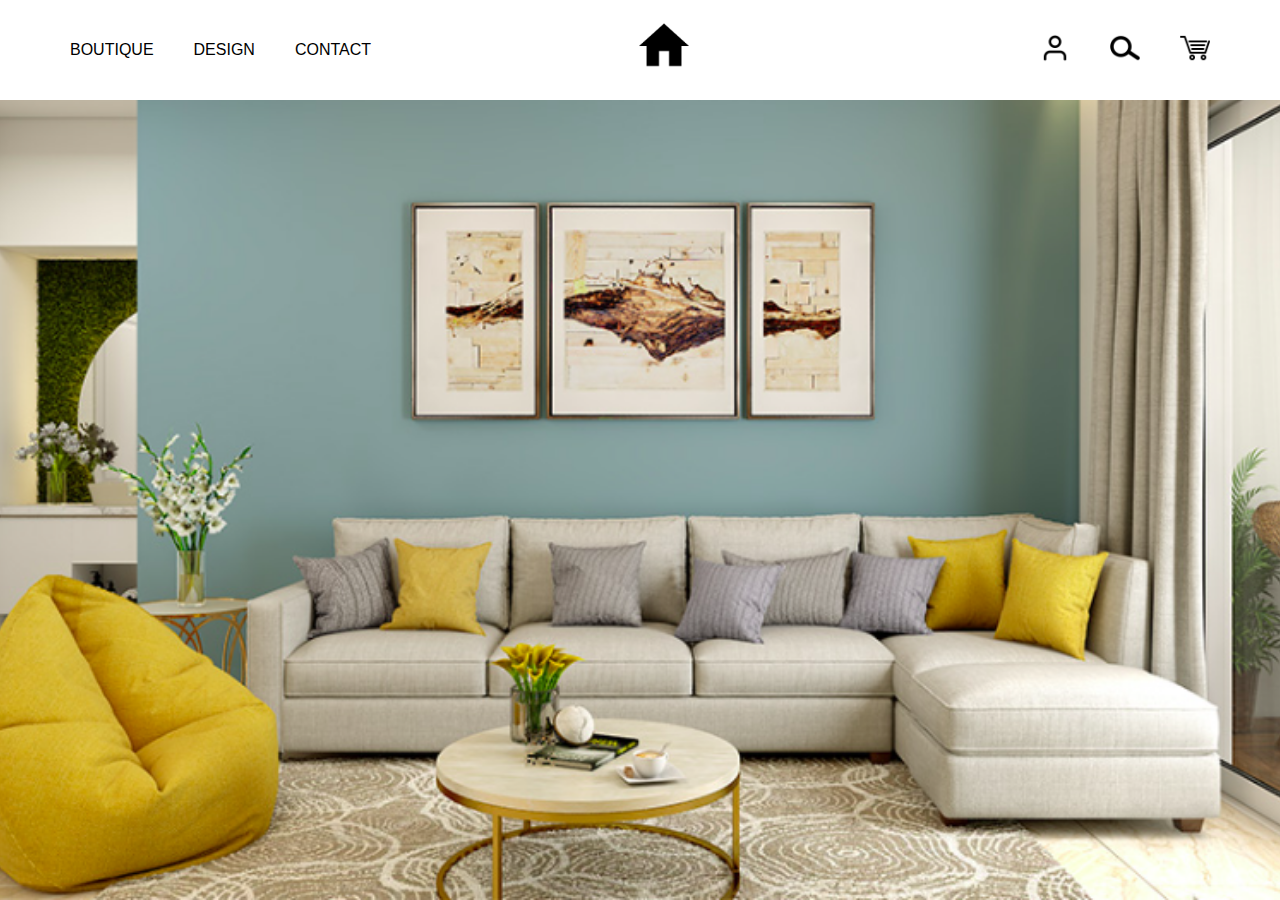
<file: index.html>
<!DOCTYPE html>
<html lang="en">
<head>
    <meta charset="UTF-8">
    <meta name="viewport" content="width=device-width, initial-scale=1.0">
    <title>Home Design</title>
    <link rel="stylesheet" href="css/style.css">
</head>
<body>
    <nav class="navbar"> 
        <div class="nav-links">
            <ul>
                <li><a href="shop.html">BOUTIQUE</a></li>
                <li><a href="idea.html">DESIGN</a></li>
                <li><a href="contact.html">CONTACT</a></li>
            </ul>
        </div>
        <a href="index.html" class="logo"><img src="images/home-icon.png" alt="profile" class="home-icon"></a>
        <div class="nav-icons">
            <ul>
                <li><a href="connexion.html"><img src="images/user-icon.png" alt="profile" class="user-icon"></a></li>
                <li><a href="#"><img src="images/search-icon.png" alt="profile" class="search-icon"></a></li>
                <li><a href="#"><img src="images/basket-icon.png" alt="profile" class="basket-icon"></a></li>
            </ul>
        </div>
        <img src="images/menu_icon.png" alt="menu" class="menu">
    </nav>
</body>
<script>
    const menuHamburger = document.querySelector(".menu")
    const navLinks = document.querySelector(".nav-links")

    menuHamburger.addEventListener('click',()=>{
    navLinks.classList.toggle('mobile-menu')
    })
</script>
</html>
</file>
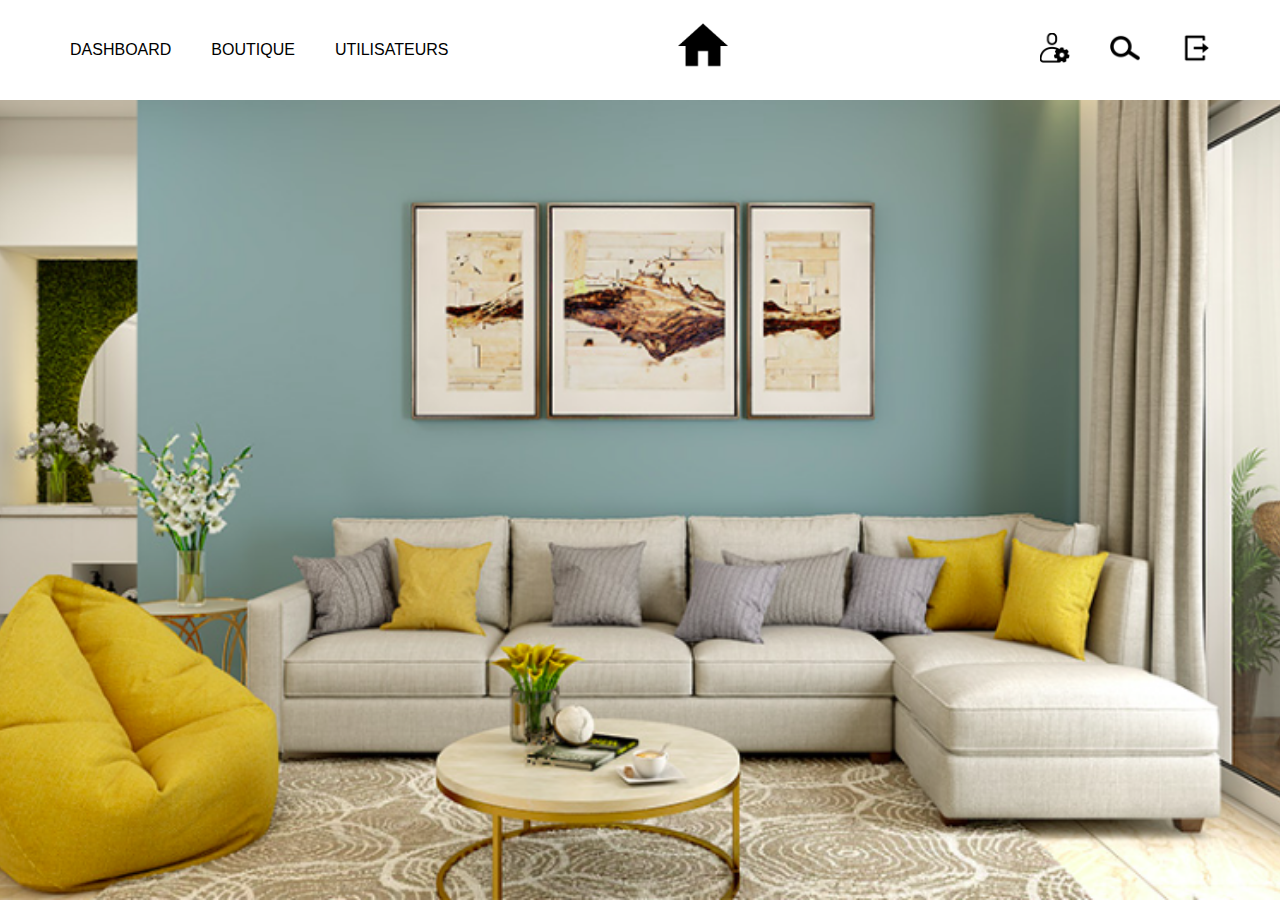
<file: admin/index.html>
<!DOCTYPE html>
<html lang="en">
<head>
    <meta charset="UTF-8">
    <meta name="viewport" content="width=device-width, initial-scale=1.0">
    <title>DASHBOARD</title>
    <link rel="stylesheet" href="style_admin.css">
</head>
<body>
    
    <nav class="navbar"> 
        <div class="nav-links">
            <ul>
                <li><a href="#">DASHBOARD</a></li>
                <li><a href="#">BOUTIQUE</a></li>
                <li><a href="#">UTILISATEURS</a></li>
            </ul>
        </div>
        <a href="index.html" class="logo"><img src="images/home-icon.png" alt="profile" class="home-icon"></a>
        <div class="nav-icons">
            <ul>
                <li><a href="#"><img src="images/configuration_profile_icon.png" alt="profile" class="user-icon"></a></li>
                <li><a href="#"><img src="images/search-icon.png" alt="profile" class="search-icon"></a></li>
                <li><a href="../connexion.html"><img src="images/logout-icon.png" alt="profile" class="logout-icon"></a></li>
            </ul>
        </div>
        <img src="images/menu_icon.png" alt="menu" class="menu">
    </nav>
</body>
<script>
    const menuHamburger = document.querySelector(".menu")
    const navLinks = document.querySelector(".nav-links")

    menuHamburger.addEventListener('click',()=>{
    navLinks.classList.toggle('mobile-menu')
    })
</script>
</html>
</file>
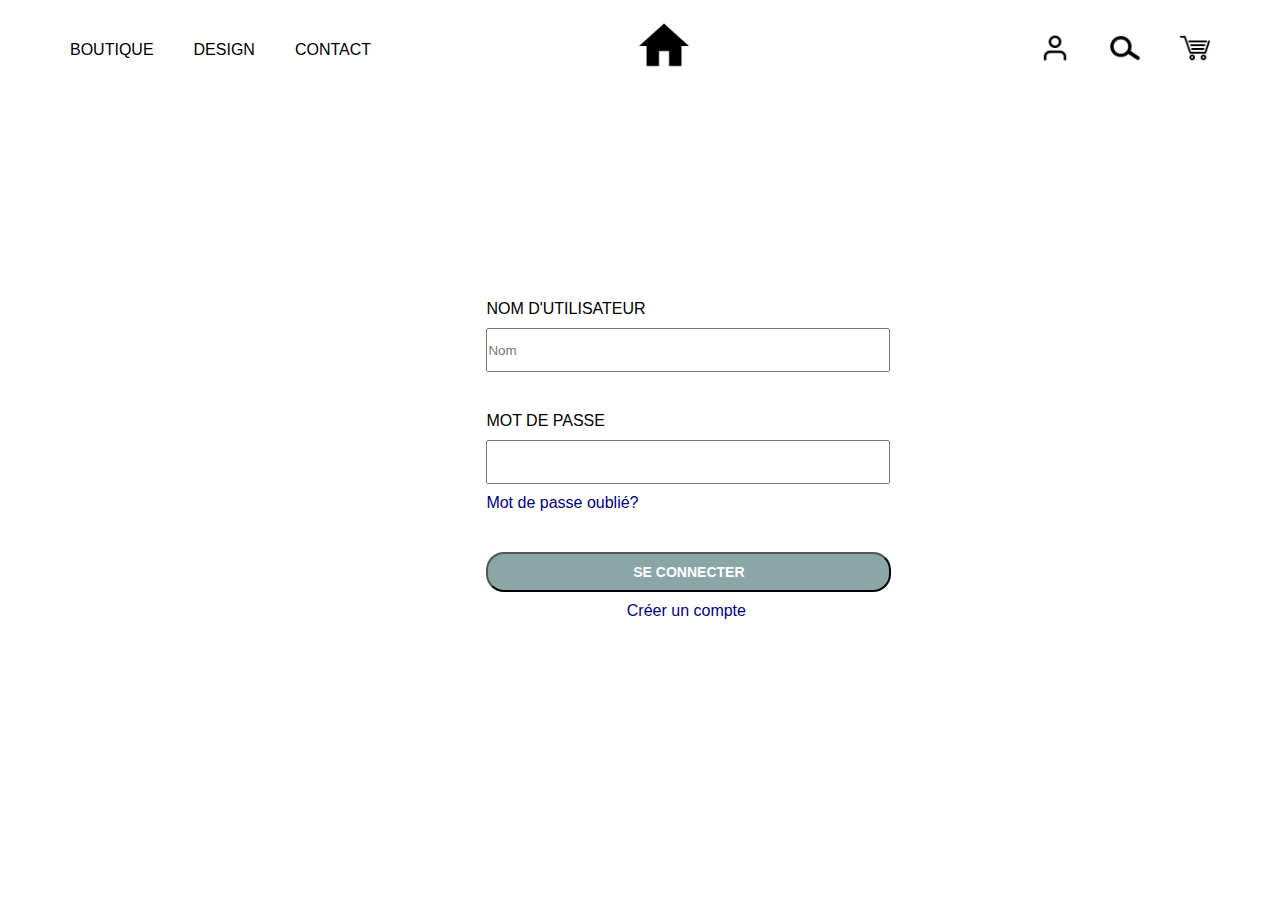
<file: connexion.html>
<!DOCTYPE html>
<html lang="en">
<head>
    <meta charset="UTF-8">
    <meta name="viewport" content="width=device-width, initial-scale=1.0">
    <title>Connexion</title>
    <link rel="stylesheet" href="css/style_connexion.css">
    <script src="js/connect.js"></script>
</head>
<body>
    <nav class="navbar"> 
        <div class="nav-links">
            <ul>
                <li><a href="shop.html">BOUTIQUE</a></li>
                <li><a href="idea.html">DESIGN</a></li>
                <li><a href="contact.html">CONTACT</a></li>
            </ul>
        </div>
        <a href="index.html" class="logo"><img src="images/home-icon.png" alt="profile" class="home-icon"></a>
        <div class="nav-icons">
            <ul>
                <li><a href="connexion.html"><img src="images/user-icon.png" alt="profile" class="user-icon"></a></li>
                <li><a href="#"><img src="images/search-icon.png" alt="profile" class="search-icon"></a></li>
                <li><a href="#"><img src="images/basket-icon.png" alt="profile" class="basket-icon"></a></li>
            </ul>
        </div>
        <img src="images/menu_icon.png" alt="menu" class="menu">
    </nav>

    <!-- Formulaire -->
    
    <div class="contenu">
        <form class="form-inline">
            <div id="alert-error" class="alert error"></div>
            <div class="address">
                <label>NOM D'UTILISATEUR</label>
            </div>
            <div>
                <input id="name" class="input-address" type="text" placeholder="Nom">
            </div>
            <div class="pwd">
                <label>MOT DE PASSE</label>
            </div>
            <div>
                <input id="pwd" class="input-pwd" type="password" name="Password">
            </div>
            <div class="pwd-forgot">
                <a href="#">Mot de passe oublié?</a>
            </div>
            <div>
                <button class="connect" type="button" onclick="login()">SE CONNECTER</button>
            </div>
            <p class="profile">
                <a href="#">Créer un compte</a>
            </p> 
        </form>
    </div>
    
</body>

<script>
    const menuHamburger = document.querySelector(".menu")
    const navLinks = document.querySelector(".nav-links")

    menuHamburger.addEventListener('click',()=>{
    navLinks.classList.toggle('mobile-menu')
    })
</script>
</html>
</file>
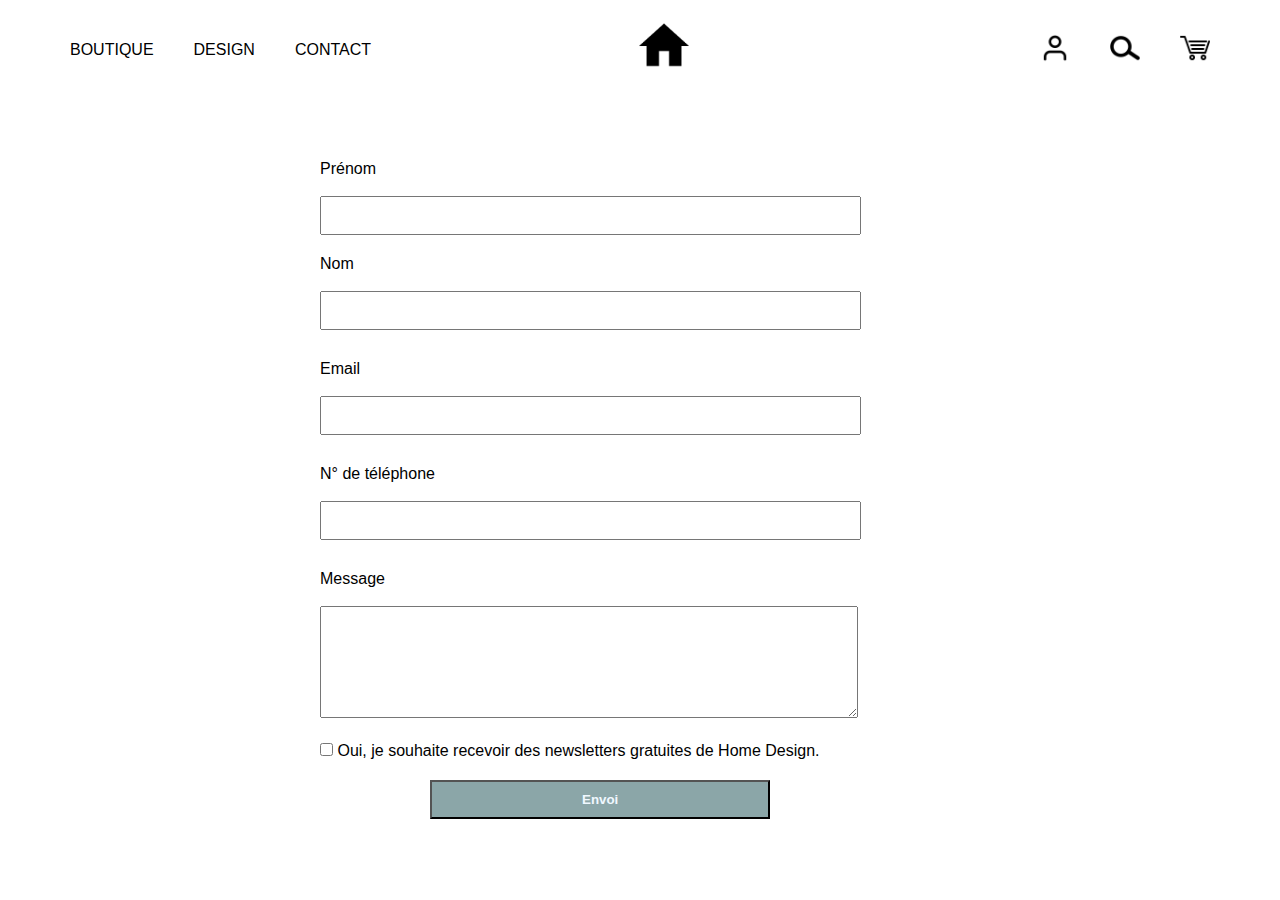
<file: contact.html>
<!DOCTYPE html>
<html lang="en">
<head>
    <meta charset="UTF-8">
    <meta name="viewport" content="width=device-width, initial-scale=1.0">
    <title>CONTACTEZ-NOUS</title>
    <link rel="stylesheet" href="css/style_contact.css">
</head>
<body>
    <nav class="navbar"> 
        <div class="nav-links">
            <ul>
                <li><a href="shop.html">BOUTIQUE</a></li>
                <li><a href="idea.html">DESIGN</a></li>
                <li><a href="contact.html">CONTACT</a></li>
            </ul>
        </div>
        <a href="index.html" class="logo"><img src="images/home-icon.png" alt="profile" class="home-icon"></a>
        <div class="nav-icons">
            <ul>
                <li><a href="connexion.html"><img src="images/user-icon.png" alt="profile" class="user-icon"></a></li>
                <li><a href="#"><img src="images/search-icon.png" alt="profile" class="search-icon"></a></li>
                <li><a href="#"><img src="images/basket-icon.png" alt="profile" class="basket-icon"></a></li>
            </ul>
        </div>
        <img src="images/menu_icon.png" alt="menu" class="menu">
    </nav>

    <!-- Formulaire -->
    <div class="form">
        <form>
            <div>
                <label>Prénom</label>
                <br>
                <br>
                <input class="area1" type="text" name="prénom"/>
            </div>
            <div>
                <label>Nom</label>
                <br>
                <br>
                <input class="area1" type="text" name="nom"/>
            </div>
            <div class="info">
                <label>Email</label>
                <br>
                <br>
                <input class="area2" type="text" name="email"/>
            </div>
            <div class="info">
                <label>N° de téléphone</label>
                <br>
                <br>
                <input class="area2" type="text" name="numéro de téléphone"/>
            </div>
            <div class="info">
                <label>Message</label>
                <br>
                <br>
                <textarea class="msg" name="message"></textarea>
            </div>
            <div class="assign">
                <input type="checkbox" name="ch1" value="text"/>
                <label class="txt">Oui, je souhaite recevoir des newsletters gratuites de Home Design.</label>
            </div>
            <div>
                <input class="send_button" type="submit" value="Envoi"/>
            </div>
        </form>
    </div>
</body>

<script>
    const menuHamburger = document.querySelector(".menu")
    const navLinks = document.querySelector(".nav-links")

    menuHamburger.addEventListener('click',()=>{
    navLinks.classList.toggle('mobile-menu')
    })
</script>
</html>
</file>
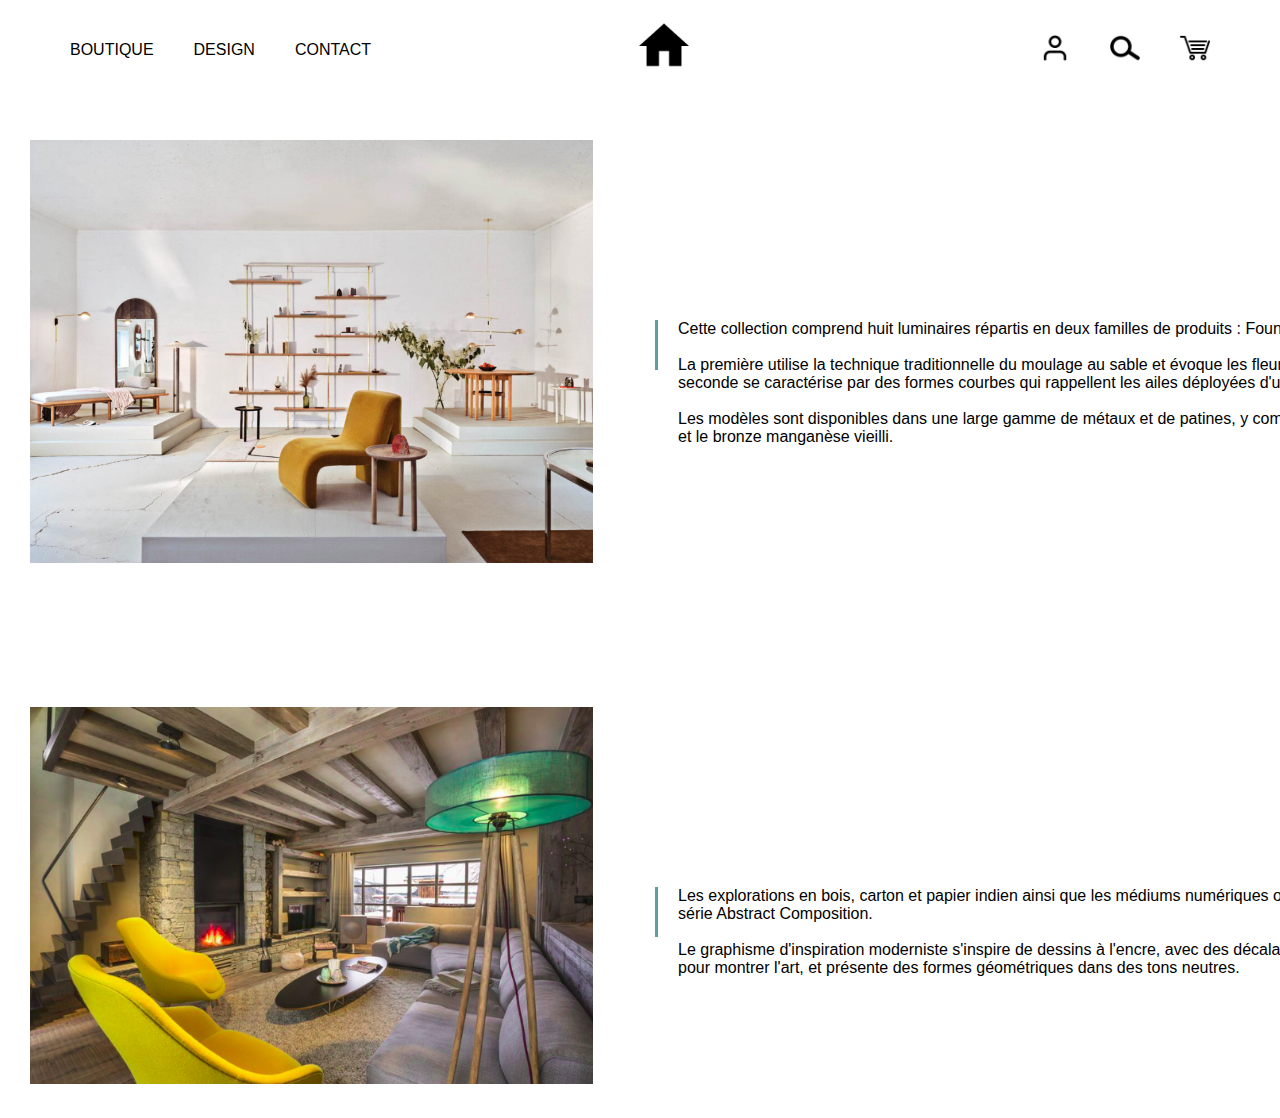
<file: idea.html>
<!DOCTYPE html>
<html lang="en">
<head>
    <meta charset="UTF-8">
    <meta name="viewport" content="width=device-width, initial-scale=1.0">
    <title>DESIGN</title>
    <link rel="stylesheet" href="css/style_idea.css">
</head>
<body>
    <nav class="navbar"> 
        <div class="nav-links">
            <ul>
                <li><a href="shop.html">BOUTIQUE</a></li>
                <li><a href="idea.html">DESIGN</a></li>
                <li><a href="contact.html">CONTACT</a></li>
            </ul>
        </div>
        <a href="index.html" class="logo"><img src="images/home-icon.png" alt="profile" class="home-icon"></a>
        <div class="nav-icons">
            <ul>
                <li><a href="connexion.html"><img src="images/user-icon.png" alt="profile" class="user-icon"></a></li>
                <li><a href="#"><img src="images/search-icon.png" alt="profile" class="search-icon"></a></li>
                <li><a href="#"><img src="images/basket-icon.png" alt="profile" class="basket-icon"></a></li>
            </ul>
        </div>
        <img src="images/menu_icon.png" alt="menu" class="menu">
    </nav>

    <div class="section">
        <img class="column1" src="images/design1.png">
        <div class="column2 float-right">
            <div class="ligne-verticale">
                <p>Cette collection comprend huit luminaires répartis en deux familles de produits : Foundry et Ridge. <br><br> La première utilise
                    la technique traditionnelle du moulage au sable et évoque les fleurs en trompette; la seconde se caractérise par des 
                    formes courbes qui rappellent les ailes déployées d'un oiseau. <br><br> Les modèles sont disponibles dans une large gamme de  
                    métaux et de patines, y compris le laiton vert-de-gris et le bronze manganèse vieilli.</p>
            </div>
        </div>
    </div>

    <div class="section section2">
        <img class="column1 img-section2" src="images/design-idea2.png">
        <div class="column2 float-right">
            <div class="ligne-verticale">
                <p>Les explorations en bois, carton et papier indien ainsi que les médiums numériques ont donné naissance à la série 
                    Abstract Composition. <br><br> Le graphisme d'inspiration moderniste s'inspire de dessins à l'encre, avec des décalages 
                    wabi-sabi délibérés pour montrer l'art, et présente des formes géométriques dans des tons neutres.</p>
            </div>
        </div>
    </div>
    
</body>

<script>
    const menuHamburger = document.querySelector(".menu")
    const navLinks = document.querySelector(".nav-links")

    menuHamburger.addEventListener('click',()=>{
    navLinks.classList.toggle('mobile-menu')
    })
</script>
</html>
</file>
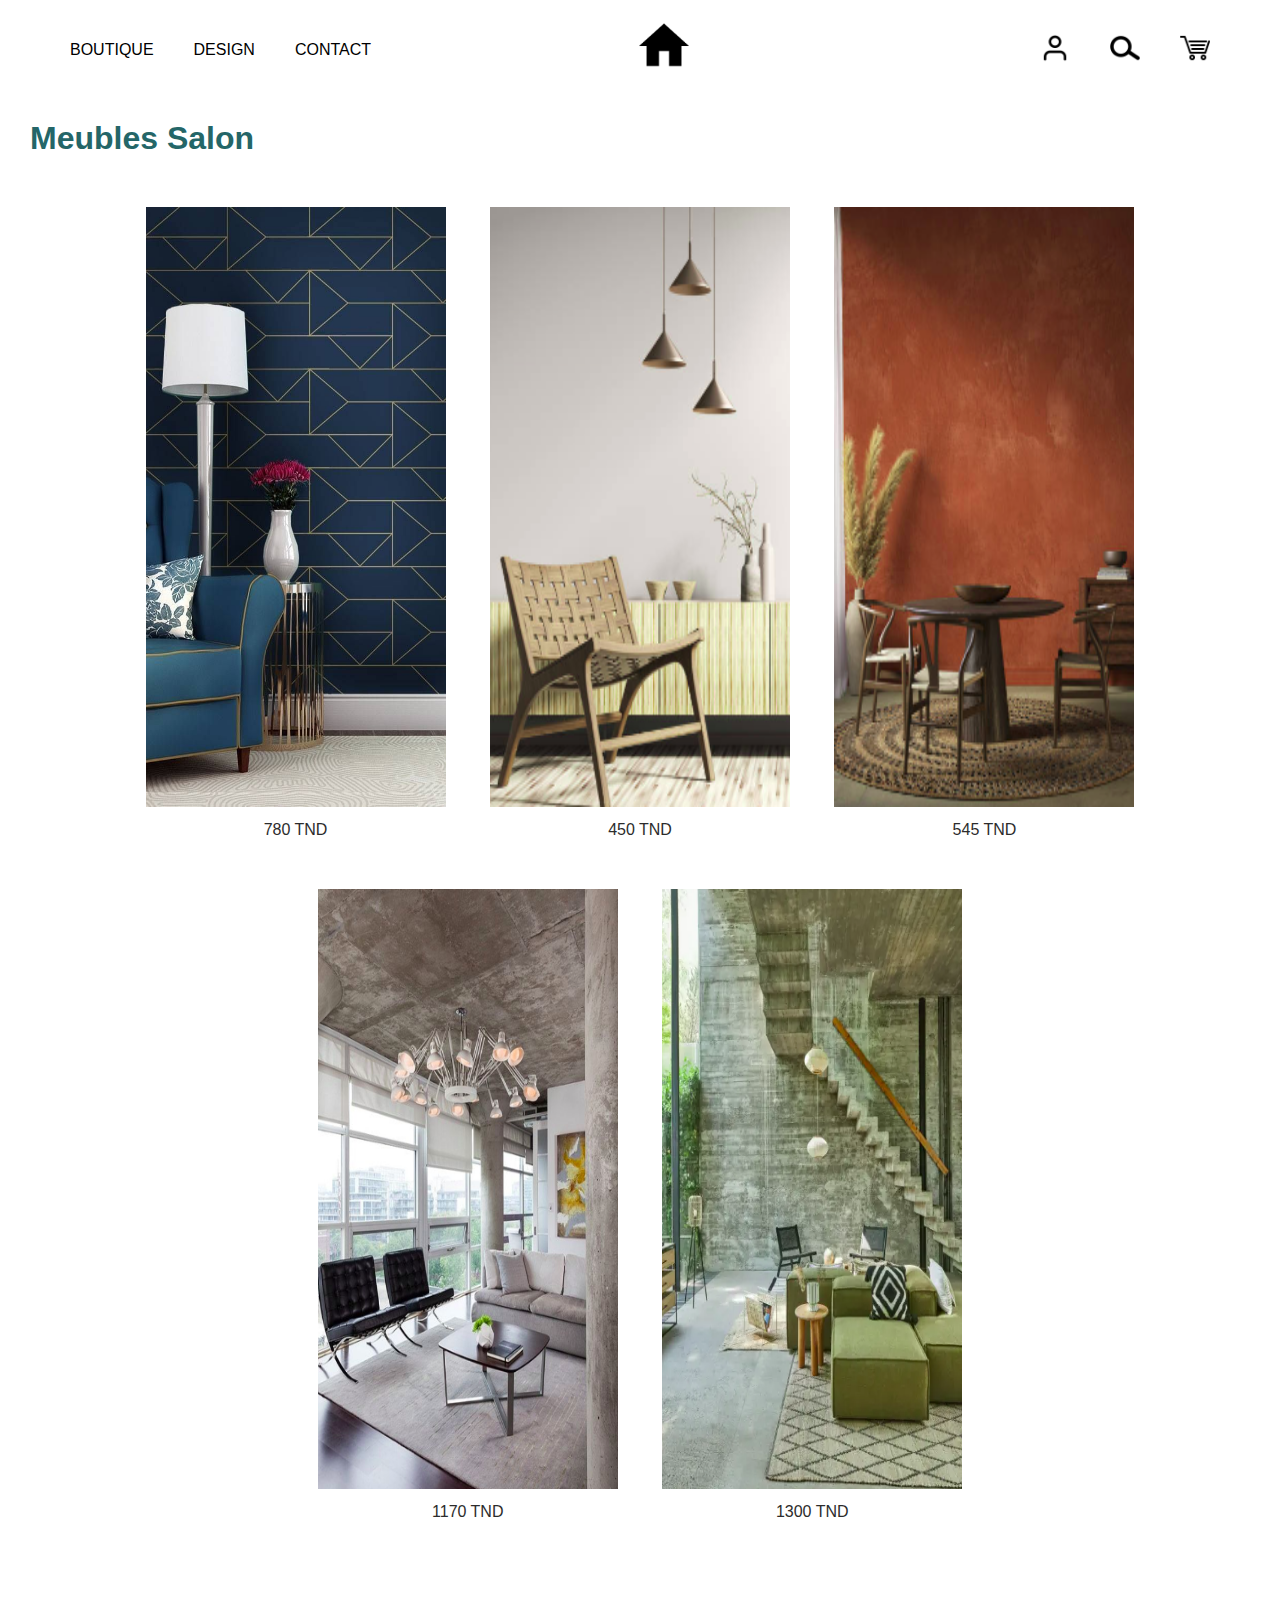
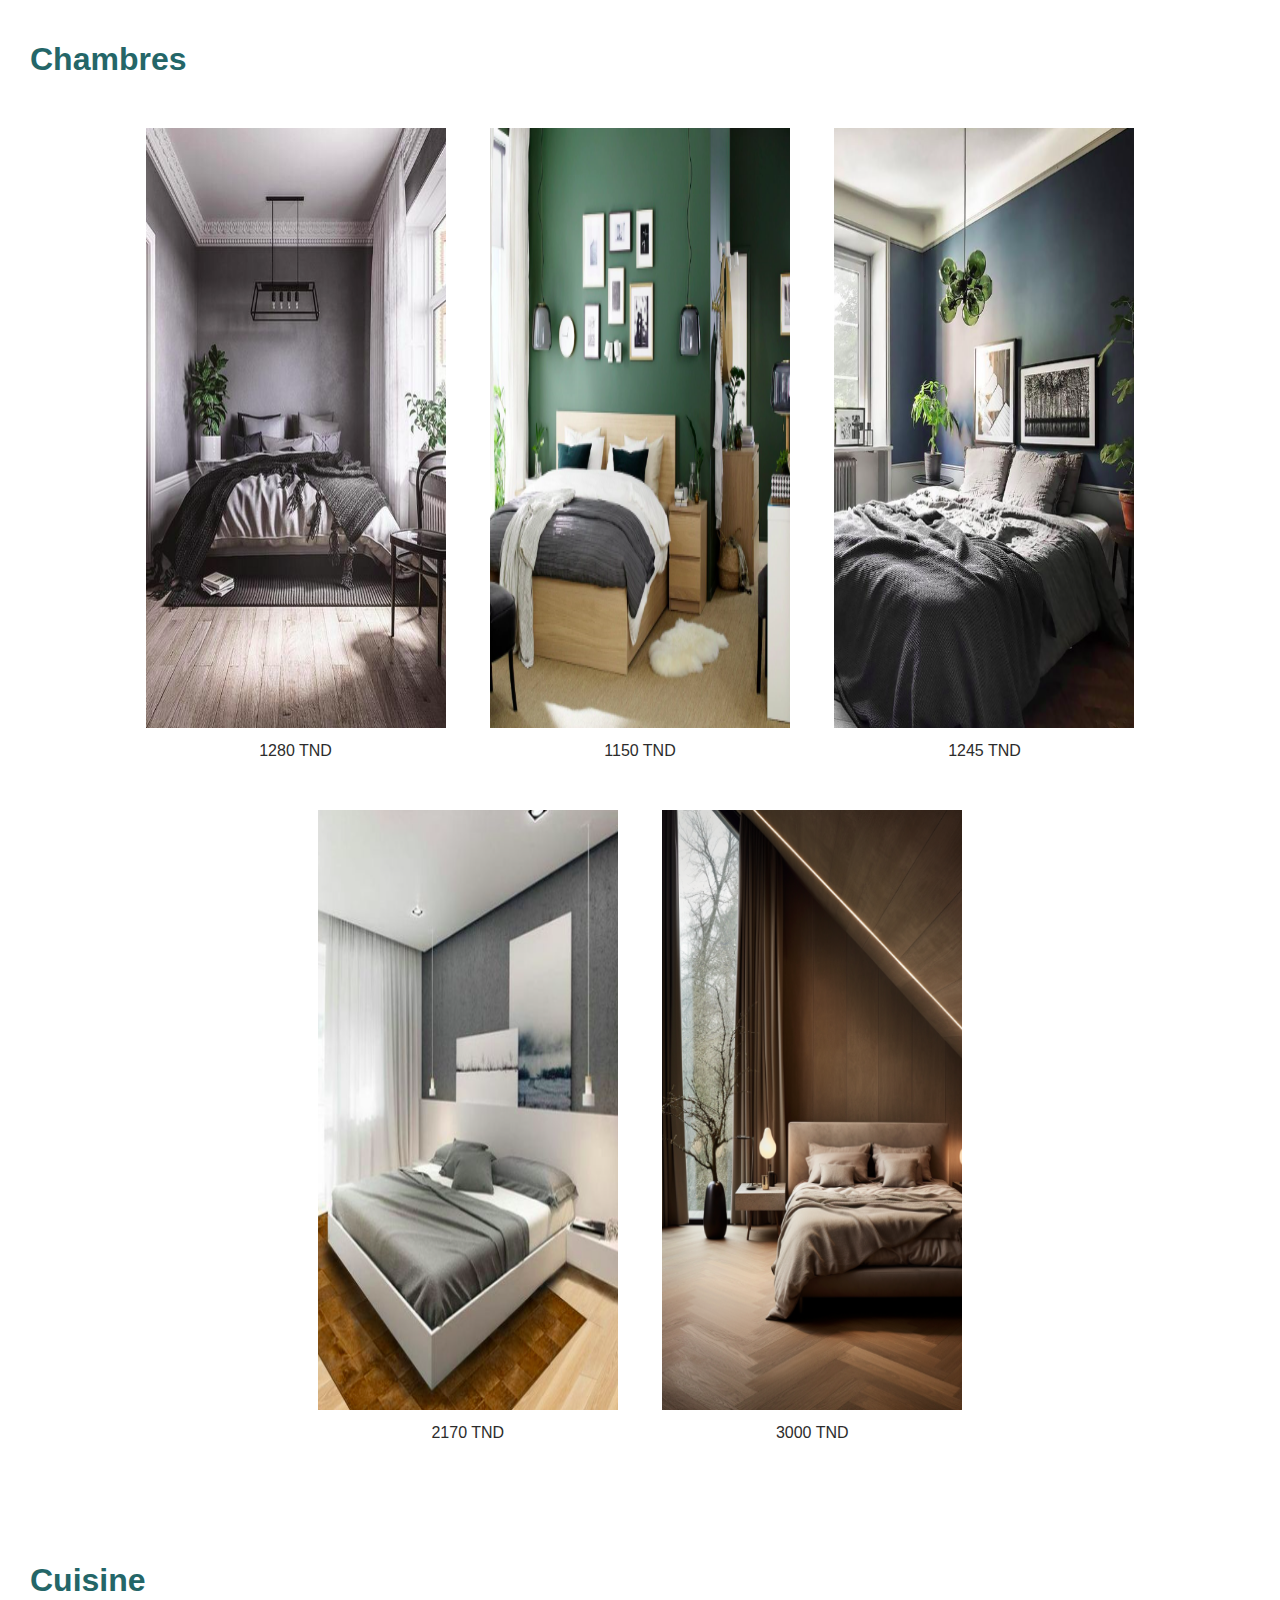
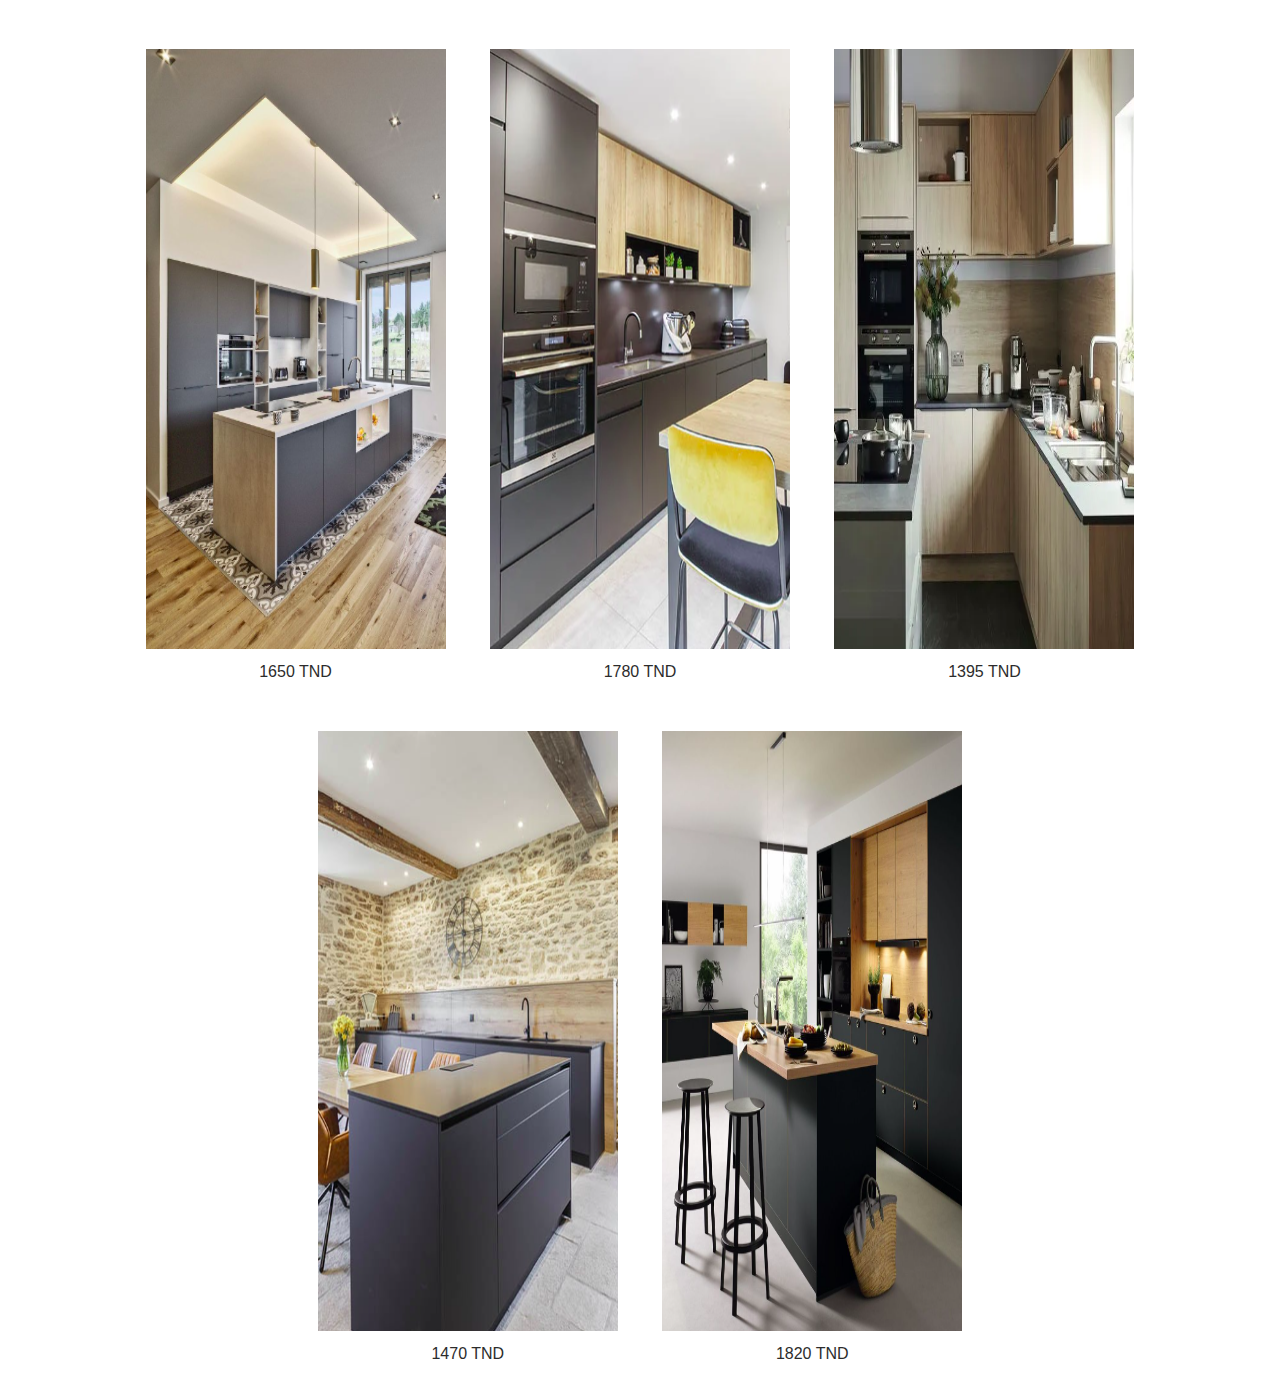
<file: shop.html>
<!DOCTYPE html>
<html lang="en">
<head>
    <meta charset="UTF-8">
    <meta name="viewport" content="width=device-width, initial-scale=1.0">
    <title>BOUTIQUE</title>
    <link rel="stylesheet" href="css/style_shop.css">
</head>
<body>
    <nav class="navbar"> 
        <div class="nav-links">
            <ul>
                <li><a href="shop.html">BOUTIQUE</a></li>
                <li><a href="idea.html">DESIGN</a></li>
                <li><a href="contact.html">CONTACT</a></li>
            </ul>
        </div>
        <a href="index.html" class="logo"><img src="images/home-icon.png" alt="profile" class="home-icon"></a>
        <div class="nav-icons">
            <ul>
                <li><a href="connexion.html"><img src="images/user-icon.png" alt="profile" class="user-icon"></a></li>
                <li><a href="#"><img src="images/search-icon.png" alt="profile" class="search-icon"></a></li>
                <li><a href="#"><img src="images/basket-icon.png" alt="profile" class="basket-icon"></a></li>
            </ul>
        </div>
        <img src="images/menu_icon.png" alt="menu" class="menu">
    </nav>

    <!-- Design1 -->
    <div class="design1">
        <h1 class="design-category">Meubles Salon</h1>
        <div class="product-content-design">
            <div class="product-content">
                <img class="product-image" src="images/papier_peint.jpeg">
                <div>
                    <p class="product-price">780 TND</p>
                </div>
            </div>
            <div class="product-content">
                <img class="product-image" src="images/produit_blanc.png">
                <div>
                    <p class="product-price">450 TND</p>
                </div>
            </div>
            <div class="product-content">
                <img class="product-image" src="images/produit_orange.png">
                <div>
                    <p class="product-price">545 TND</p>
                </div>
            </div>
            <div class="product-content">
                <img class="product-image" src="images/produit_beige.png">
                <div>
                    <p class="product-price">1170 TND</p>
                </div>
            </div>
            <div class="product-content">
                <img class="product-image" src="images/produit_vert.png">
                <div>
                    <p class="product-price">1300 TND</p>
                </div>
            </div>
        </div>
    </div>
    <!-- DESIGN2 -->
    <div class="design2">
        <h1 class="design-category">Chambres</h1>
        <div class="product-content-design">
            <div class="product-content">
                <img class="product-image" src="images/chambre1.png">
                <div>
                    <p class="product-price">1280 TND</p>
                </div>
            </div>
            <div class="product-content">
                <img class="product-image" src="images/chambre2.png">
                <div>
                    <p class="product-price">1150 TND</p>
                </div>
            </div>
            <div class="product-content">
                <img class="product-image" src="images/chambre3.png">
                <div>
                    <p class="product-price">1245 TND</p>
                </div>
            </div>
            <div class="product-content">
                <img class="product-image" src="images/chambre4.png">
                <div>
                    <p class="product-price">2170 TND</p>
                </div>
            </div>
            <div class="product-content">
                <img class="product-image" src="images/chambre5.png">
                <div>
                    <p class="product-price">3000 TND</p>
                </div>
            </div>
        </div>
    </div>
    <!-- DESIGN3 -->
    <div class="design3">
        <h1 class="design-category">Cuisine</h1>
        <div class="product-content-design">
            <div class="product-content">
                <img class="product-image" src="images/cuisine1.png">
                <div>
                    <p class="product-price">1650 TND</p>
                </div>
            </div>
            <div class="product-content">
                <img class="product-image" src="images/cuisine2.png">
                <div>
                    <p class="product-price">1780 TND</p>
                </div>
            </div>
            <div class="product-content">
                <img class="product-image" src="images/cuisine3.png">
                <div>
                    <p class="product-price">1395 TND</p>
                </div>
            </div>
            <div class="product-content">
                <img class="product-image" src="images/cuisine4.png">
                <div>
                    <p class="product-price">1470 TND</p>
                </div>
            </div>
            <div class="product-content">
                <img class="product-image" src="images/cuisine5.png">
                <div>
                    <p class="product-price">1820 TND</p>
                </div>
            </div>
        </div>
    </div>
    <br><br>
</body>
<script>
    const menuHamburger = document.querySelector(".menu")
    const navLinks = document.querySelector(".nav-links")

    menuHamburger.addEventListener('click',()=>{
    navLinks.classList.toggle('mobile-menu')
    })
</script>
</html>
</file>
<file: css/style.css>
* {
    margin: 0;
    padding: 0;
    text-decoration: none;
    list-style: none;
}
body{
    background: url(../images/img_background.png) no-repeat center center fixed;
    -webkit-background-size: cover;
    -moz-background-size: cover;
    -o-background-size: cover;
    background-size: cover;
    font-family: Arial;
}
.navbar{
    position: absolute;
    padding: 50px;
    display:flex;
    justify-content: space-between;
    width: 100%;
    align-items: center;
    box-sizing: border-box;
    background-color: white;
    height: 100px;
}
.navbar a{
    color: black;
}
.navbar a:hover{
    color: cadetblue;
    border-bottom: 2px solid cadetblue;
}
.navbar .logo{
    margin-top: -5px;
    margin-left: -7%;
}
.navbar .nav-links ul, .navbar .nav-icons ul{
    display: flex;
}
.navbar .nav-links ul li{
    margin: 0 20px;
}
.navbar .nav-icons ul li{
    margin: 0 20px;
}
.navbar .menu{
    display: none;
    position: absolute;
    top:40px;
    left:40px;
    width: 35px;
}
.navbar .user-icon{
    width: 30px;
}
.navbar .search-icon{
    width: 30px;
}
.navbar .basket-icon{
    width: 30px;
}
.navbar .logo .home-icon{
    width: 50px;
}

/* For small screens */

@media screen and (max-width: 768px){
    body{
        font-size: 10px;
    }
    .navbar{
        padding: 0;
        min-width: 350px;
    }
    .navbar .logo{
        margin-top: 10px;
        margin-left: 37%;
        margin-right: 50%;
    }
    .navbar .menu{
        display: block;
    }
    .nav-links{
        top:0;
        left: 0;
        position: absolute;
        background-color: rgba(245, 231, 231, 0.363);
        backdrop-filter: blur(5px);
        width: 50%;
        height: 200vh;
        display: flex;
        justify-content: first baseline;
        align-items: first baseline;
        margin-left: -100%;
        transition: all 0.5s ease;
    }
    .nav-links.mobile-menu{
        margin-left: 0;
    }
    .nav-links ul{
        display: flex;
        flex-direction: column;
        align-items: first baseline;
        margin-top: 100px;
        margin-left: 40px;
    }
    .navbar .nav-links ul li{
        margin: 10px 0;
        font-size: 1.2em;
    }
    .nav-icons{
        position: absolute;
        top: 40px;
        right: 30px;
    }
    .navbar .nav-icons ul li{
        margin: 0 10px;
    }

    .navbar .menu{
        width: 25px;
    }
    .navbar .user-icon{
        width: 20px;
    }
    .navbar .search-icon{
        width: 20px;
    }
    .navbar .basket-icon{
        width: 20px;
    }
    .navbar .logo .home-icon{
        width: 35px;
    }
}
</file>
<file: admin/style_admin.css>
* {
    margin: 0;
    padding: 0;
    text-decoration: none;
    list-style: none;
}
body{
    background: url(../images/img_background.png) no-repeat center center fixed;
    -webkit-background-size: cover;
    -moz-background-size: cover;
    -o-background-size: cover;
    background-size: cover;
    font-family: Arial;
}
.navbar{
    position: absolute;
    padding: 50px;
    display:flex;
    justify-content: space-between;
    width: 100%;
    align-items: center;
    box-sizing: border-box;
    background-color: white;
    height: 100px;
}
.navbar a{
    color: black;
}
.navbar a:hover{
    color: cadetblue;
    border-bottom: 2px solid cadetblue;
}
.navbar .logo{
    margin-top: -5px;
    margin-left: -7%;
}
.navbar .nav-links ul, .navbar .nav-icons ul{
    display: flex;
}
.navbar .nav-links ul li{
    margin: 0 20px;
}
.navbar .nav-icons ul li{
    margin: 0 20px;
}
.navbar .menu{
    display: none;
    position: absolute;
    top:40px;
    left:40px;
    width: 35px;
}
.navbar .user-icon{
    width: 30px;
}
.navbar .search-icon{
    width: 30px;
}
.navbar .logout-icon{
    width: 30px;
}
.navbar .logo .home-icon{
    width: 50px;
}

/* For small screens */

@media screen and (max-width: 768px){
    body{
        font-size: 10px;
    }
    .navbar{
        padding: 0;
        min-width: 350px;
    }
    .navbar .logo{
        margin-top: 10px;
        margin-left: 37%;
        margin-right: 50%;
    }
    .navbar .menu{
        display: block;
    }
    .nav-links{
        top:0;
        left: 0;
        position: absolute;
        background-color: rgba(245, 231, 231, 0.363);
        backdrop-filter: blur(5px);
        width: 50%;
        height: 200vh;
        display: flex;
        justify-content: first baseline;
        align-items: first baseline;
        margin-left: -100%;
        transition: all 0.5s ease;
    }
    .nav-links.mobile-menu{
        margin-left: 0;
    }
    .nav-links ul{
        display: flex;
        flex-direction: column;
        align-items: first baseline;
        margin-top: 100px;
        margin-left: 40px;
    }
    .navbar .nav-links ul li{
        margin: 10px 0;
        font-size: 1.2em;
    }
    .nav-icons{
        position: absolute;
        top: 40px;
        right: 30px;
    }
    .navbar .nav-icons ul li{
        margin: 0 10px;
    }
    .navbar .menu{
        width: 25px;
    }
    .navbar .user-icon{
        width: 20px;
    }
    .navbar .search-icon{
        width: 20px;
    }
    .navbar .logout-icon{
        width: 20px;
    }
    .navbar .logo .home-icon{
        width: 35px;
    }

}
</file>
<file: css/style_connexion.css>
* {
    margin: 0;
    padding: 0;
    text-decoration: none;
    list-style: none;
}
body{
    font-family: Arial;
}
.navbar{
    position: absolute;
    top: 0;
    padding: 50px;
    display:flex;
    justify-content: space-between;
    width: 100%;
    align-items: center;
    box-sizing: border-box;
    background-color: white;
    height: 100px;
}
.navbar a{
    color: black;
}
.navbar a:hover{
    color: cadetblue;
    border-bottom: 2px solid cadetblue;
}
.navbar .logo{
    margin-top: -5px;
    margin-left: -7%;
}
.navbar .nav-links ul, .navbar .nav-icons ul{
    display: flex;
}
.navbar .nav-links ul li{
    margin: 0 20px;
}
.navbar .nav-icons ul li{
    margin: 0 20px;
}
.navbar .menu{
    display: none;
    position: absolute;
    top:40px;
    left:40px;
    width: 35px;
}
.navbar .user-icon{
    width: 30px;
}
.navbar .search-icon{
    width: 30px;
}
.navbar .basket-icon{
    width: 30px;
}
.navbar .logo .home-icon{
    width: 50px;
}

/*  */
.categorie{
    background-color: rgb(139, 166, 168);
    /*background-color: darkgoldenrod;*/
    color: white;
    font-size: 18px;
    font-weight: bold;
    display: inline;
    padding: 10px 20px;
}
.centre{
    text-align: center;
    margin-top: -60px;
    margin-bottom: 20px;
}
.contenu{
    background-color: white;
    margin: 100px 10% 80px 10%;
    height: 400px;
    padding: 100px 20%;
    min-width: 400px;
}
.input-address, .input-pwd{
    width: 400px;
    height: 40px;
}
.address, .pwd{
    margin-bottom: 10px;
}
.input-address{
    margin-bottom: 40px;
}
.input-pwd{
    margin-bottom: 10px;
}
.connect{
    width: 405px;
    height: 40px;
    margin-top: 40px;
    margin-bottom: 10px;
    background-color: rgb(139, 166, 168);
    /*background-color: darkgoldenrod;*/
    color: white;
    font-weight: bold;
    font-size: 14px;
    border-radius: 18px;
}
.profile{
    text-align: center;
}
.profile a{
    color: darkblue;
}
.profile a:link { text-decoration: none; }
.profile a:visited { text-decoration: none; }
.profile a:hover { text-decoration: underline; }
.profile a:active { text-decoration: underline; }

.pwd-forgot a{
    color: darkblue;
}
.pwd-forgot a:link { text-decoration: none; }
.pwd-forgot a:visited { text-decoration: none; }
.pwd-forgot a:hover { text-decoration: underline; }
.pwd-forgot a:active { text-decoration: underline; }



.alert
{
    padding: 10px;
    margin-top: 40px;
    margin-bottom: 40px;
    color: white;

}


/* */
@media screen and (min-width: 1200px){
    .contenu{
        margin: 100px 18% 80px 18%;
    }
}


/* For small screens */

@media screen and (max-width: 768px){
    body{
        font-size: 10px;
    }
    .navbar{
        padding: 0;
        min-width: 350px;
    }
    .navbar .logo{
        margin-top: 10px;
        margin-left: 37%;
        margin-right: 50%;
    }
    .navbar .menu{
        display: block;
    }
    .nav-links{
        top:0;
        left: 0;
        position: absolute;
        background-color: rgba(245, 231, 231, 0.363);
        backdrop-filter: blur(5px);
        width: 50%;
        height: 100vh;
        display: flex;
        justify-content: first baseline;
        align-items: first baseline;
        margin-left: -100%;
        transition: all 0.5s ease;
    }
    .nav-links.mobile-menu{
        margin-left: 0;
    }
    .nav-links ul{
        display: flex;
        flex-direction: column;
        align-items: first baseline;
        margin-top: 100px;
        margin-left: 40px;
    }
    .navbar .nav-links ul li{
        margin: 10px 0;
        font-size: 1.2em;
    }
    .nav-icons{
        position: absolute;
        top: 40px;
        right: 30px;
    }
    .navbar .nav-icons ul li{
        margin: 0 10px;
    }
    .contenu{
        margin: 0px 68px 0px 32px;
        height: 400px;
        padding: 100px 0;
        min-width: 200px;
    }
    .input-address, .input-pwd{
        width: 300px;
    }

    .connect{
        width: 305px;
    }

    .navbar .menu{
        width: 25px;
    }
    .navbar .user-icon{
        width: 20px;
    }
    .navbar .search-icon{
        width: 20px;
    }
    .navbar .basket-icon{
        width: 20px;
    }
    .navbar .logo .home-icon{
        width: 35px;
    }

}
</file>
<file: css/style_contact.css>
* {
    margin: 0;
    padding: 0;
    text-decoration: none;
    list-style: none;
}
body{
    font-family: Arial;
}
.navbar{
    position: absolute;
    top: 0;
    padding: 50px;
    display:flex;
    justify-content: space-between;
    width: 100%;
    align-items: center;
    box-sizing: border-box;
    background-color: white;
    height: 100px;
}
.navbar a{
    color: black;
}
.navbar a:hover{
    color: cadetblue;
    border-bottom: 2px solid cadetblue;
}
.navbar .logo{
    margin-top: -5px;
    margin-left: -7%;
}
.navbar .nav-links ul, .navbar .nav-icons ul{
    display: flex;
}
.navbar .nav-links ul li{
    margin: 0 20px;
}
.navbar .nav-icons ul li{
    margin: 0 20px;
}
.navbar .menu{
    display: none;
    position: absolute;
    top:40px;
    left:40px;
    width: 35px;
}
.navbar .user-icon{
    width: 30px;
}
.navbar .search-icon{
    width: 30px;
}
.navbar .basket-icon{
    width: 30px;
}
.navbar .logo .home-icon{
    width: 50px;
}

/*  */
.form{
    margin-top: 160px;
    margin-bottom: 30px;
    margin-left: 25%;
    margin-right: 25%;
    padding: 0px 0px 0px 0px;
    min-width: 250px;
}
.area1{
    padding: 10px 180px;
    margin-bottom: 20px;
}
.area2{
    padding: 10px 180px;
    margin-bottom: 20px;
}
.info{
    margin-top: 10px;
}
.msg{
    padding: 40px 180px;
}
.assign{
    margin-top: 20px;
}
.send_button{
    background-color: rgb(139, 166, 168);
    color: aliceblue;
    font-weight: 600;
    font-size: 16;
    margin-top: 20px;
    padding: 10px 150px;
    margin-left: 110px;
}

/* */

@media screen and (min-width: 1500px){
    .form{
        margin-left: auto;
        margin-right: auto;
        width: 720px;
    }
}

/* For small screens */

@media screen and (max-width: 980px){
    body{
        font-size: 10px;
    }
    .navbar{
        padding: 0;
        min-width: 350px;
    }
    .navbar .user-icon{
        width: 20px;
    }
    .navbar .search-icon{
        width: 20px;
    }
    .navbar .basket-icon{
        width: 20px;
    }
    .navbar .logo .home-icon{
        width: 35px;
    }  
    .navbar .logo{
        margin-top: 10px;
        margin-left: 37%;
        margin-right: 50%;
    }
    .navbar .menu{
        display: block;
        width: 25px;
    }
    .nav-links{
        top:0;
        left: 0;
        position: absolute;
        background-color: rgba(245, 231, 231, 0.363);
        backdrop-filter: blur(5px);
        width: 50%;
        height: 120vh;
        display: flex;
        justify-content: first baseline;
        align-items: first baseline;
        margin-left: -100%;
        transition: all 0.5s ease;
    }
    .nav-links.mobile-menu{
        margin-left: 0;
    }
    .nav-links ul{
        display: flex;
        flex-direction: column;
        align-items: first baseline;
        margin-top: 100px;
        margin-left: 40px;
    }
    .navbar .nav-links ul li{
        margin: 10px 0;
        font-size: 1.2em;
    }
    .nav-icons{
        position: absolute;
        top: 40px;
        right: 30px;
    }
    .navbar .nav-icons ul li{
        margin: 0 10px;
    }
    
    .form{
        margin-left: auto;
        margin-right: auto;
        padding-left: 40px;
        width: 350px;
    }
    .area1, .area2{
        padding: 15px 80px;
    }
    .info{
        margin-top: 15px;
    }
    .msg{
        padding: 45px 60px;
    }
    .assign{
        margin-top: 20px;
        width: 300px;
    }
    .txt{
        margin-left: 10px;
    }
    .send_button{
        background-color: rgb(139, 166, 168);
        color: aliceblue;
        font-weight: 600;
        font-size: 16;
        margin-top: 20px;
        padding: 10px 50px;
        margin-left: 70px;
    }

}
</file>
<file: css/style_idea.css>
* {
    margin: 0;
    padding: 0;
    text-decoration: none;
    list-style: none;
}
body{
    font-family: Arial;
}
.navbar{
    position: absolute;
    top: 0;
    padding: 50px;
    display:flex;
    justify-content: space-between;
    width: 100%;
    align-items: center;
    box-sizing: border-box;
    background-color: white;
    height: 100px;
}
.navbar a{
    color: black;
}
.navbar a:hover{
    color: cadetblue;
    border-bottom: 2px solid cadetblue;
}
.navbar .logo{
    margin-top: -5px;
    margin-left: -7%;
}
.navbar .nav-links ul, .navbar .nav-icons ul{
    display: flex;
}
.navbar .nav-links ul li{
    margin: 0 20px;
}
.navbar .nav-icons ul li{
    margin: 0 20px;
}
.navbar .menu{
    display: none;
    position: absolute;
    top:40px;
    left:40px;
    width: 35px;
}
.navbar .user-icon{
    width: 30px;
}
.navbar .search-icon{
    width: 30px;
}
.navbar .basket-icon{
    width: 30px;
}
.navbar .logo .home-icon{
    width: 50px;
}

/* IDEAS */

div.section{
    margin-top: 100px;
    padding-top: 40px;
    padding-left: 30px;
}
.column1{
    width: 45%;
}
.img-section2{
    margin-bottom: 30px;
}
.column2{
    width: 50%;
    margin-top: 180px;
}
div.ligne-verticale{
    width: 800px;
    margin-top: 0px;
    border-left: 3px solid cadetblue;
    height: 50px;
    display: inline-block;
}
.float-right{
    float: right;
}
div.ligne-verticale p{
    margin-top: 0px;
    padding-left: 20px;
}


/* For small screens */

@media screen and (max-width: 768px){
    body{
        font-size: 10px;
    }
    .navbar{
        padding: 0;
        min-width: 350px;
    }
    .navbar .logo{
        margin-top: 10px;
        margin-left: 37%;
        margin-right: 50%;
    }
    .navbar .menu{
        display: block;
    }
    .nav-links{
        top:0;
        left: 0;
        position: absolute;
        background-color: rgba(245, 231, 231, 0.363);
        backdrop-filter: blur(5px);
        width: 50%;
        height: 170vh;
        display: flex;
        justify-content: first baseline;
        align-items: first baseline;
        margin-left: -100%;
        transition: all 0.5s ease;
    }
    .nav-links.mobile-menu{
        margin-left: 0;
    }
    .nav-links ul{
        display: flex;
        flex-direction: column;
        align-items: first baseline;
        margin-top: 100px;
        margin-left: 40px;
    }
    .navbar .nav-links ul li{
        margin: 10px 0;
        font-size: 1.2em;
    }
    .nav-icons{
        position: absolute;
        top: 40px;
        right: 30px;
    }
    .navbar .nav-icons ul li{
        margin: 0 10px;
    }
    div.section{
        padding-left: 20px;
        padding-right: 20px;
    }
    .column1{
        width: 100%;
    }
    .column2{
        width: 100%;
        margin-top: 30px;
    }
    .float-right{
        float: none;
    }
    div.ligne-verticale{
        width: 320px;
    }
    div.section2{
        margin-top: 0px;
    }
    .navbar .menu{
        width: 25px;
    }
    .navbar .user-icon{
        width: 20px;
    }
    .navbar .search-icon{
        width: 20px;
    }
    .navbar .basket-icon{
        width: 20px;
    }
    .navbar .logo .home-icon{
        width: 35px;
    }
    .img-section2{
        margin-bottom: 0px;
    }

}
</file>
<file: css/style_shop.css>
* {
    margin: 0;
    padding: 0;
    text-decoration: none;
    list-style: none;
}
body{
    font-family: Arial;
}
.navbar{
    position: absolute;
    top: 0;
    padding: 50px;
    display:flex;
    justify-content: space-between;
    width: 100%;
    align-items: center;
    box-sizing: border-box;
    background-color: white;
    height: 100px;
}
.navbar a{
    color: black;
}
.navbar a:hover{
    color: cadetblue;
    border-bottom: 2px solid cadetblue;
}
.navbar .logo{
    margin-top: -5px;
    margin-left: -7%;
}
.navbar .nav-links ul, .navbar .nav-icons ul{
    display: flex;
}
.navbar .nav-links ul li{
    margin: 0 20px;
}
.navbar .nav-icons ul li{
    margin: 0 20px;
}
.navbar .menu{
    display: none;
    position: absolute;
    top:40px;
    left:40px;
    width: 35px;
}
.navbar .user-icon{
    width: 30px;
}
.navbar .search-icon{
    width: 30px;
}
.navbar .basket-icon{
    width: 30px;
}
.navbar .logo .home-icon{
    width: 50px;
}

/* PRODUCTS */
h1{
    margin-left: 30px;
    margin-top: 120px;
    color: rgb(36, 102, 104);
}
.product-content{
    display: inline-block;
    margin-top: 50px;
    padding-left: 20px;
    padding-right: 20px;
}
.product-image{
    height: 600px;
    width: 300px;
}
.product-content-design{
    text-align: center;
}
.product-price{
    margin-top: 10px;
    color: rgb(44, 44, 44);
}

/* For small screens */

@media screen and (max-width: 768px){
    body{
        font-size: 10px;
    }
    .navbar{
        padding: 0;
        min-width: 350px;
    }
    .navbar .logo{
        margin-top: 10px;
        margin-left: 37%;
        margin-right: 50%;
    }
    .navbar .menu{
        display: block;
    }
    .nav-links{
        top:0;
        left: 0;
        position: absolute;
        background-color: rgba(245, 231, 231, 0.363);
        backdrop-filter: blur(5px);
        width: 50%;
        height: 200vh;
        display: flex;
        justify-content: first baseline;
        align-items: first baseline;
        margin-left: -100%;
        transition: all 0.5s ease;
    }
    .nav-links.mobile-menu{
        margin-left: 0;
    }
    .nav-links ul{
        display: flex;
        flex-direction: column;
        align-items: first baseline;
        margin-top: 100px;
        margin-left: 40px;
    }
    .navbar .nav-links ul li{
        margin: 10px 0;
        font-size: 1.2em;
    }
    .nav-icons{
        position: absolute;
        top: 40px;
        right: 30px;
    }
    .navbar .nav-icons ul li{
        margin: 0 10px;
    }
    .navbar .menu{
        width: 25px;
    }
    .navbar .user-icon{
        width: 20px;
    }
    .navbar .search-icon{
        width: 20px;
    }
    .navbar .basket-icon{
        width: 20px;
    }
    .navbar .logo .home-icon{
        width: 35px;
    }

}
</file>
